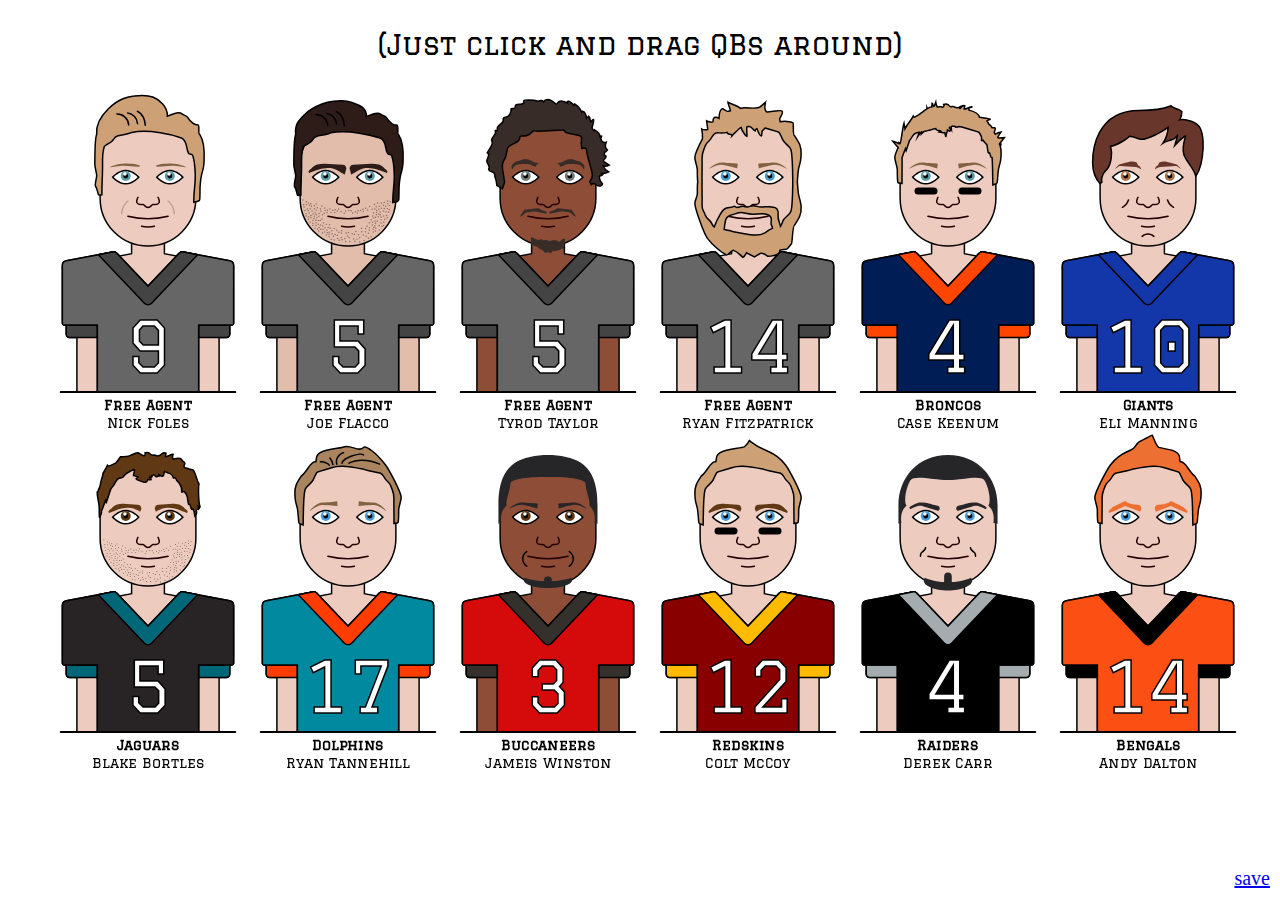
<file: index.html>
<!DOCTYPE html>
<html id="my-node-2">

<head>
  <title>Quarterback Carousel</title>
  <link href="https://fonts.googleapis.com/css?family=Graduate" rel="stylesheet">
  <meta name="viewport" content="width=device-width, initial-scale=1">
    <meta property="og:image" content="images/og.jpg" />

  <script type="text/javascript" src="js/jquery-1.7.2.js"></script>
  <script type="text/javascript" src="js/jquery.ui.core.js"></script>
  <script type="text/javascript" src="js/jquery.ui.widget.js"></script>
  <script type="text/javascript" src="js/jquery.ui.mouse.js"></script>
  <script type="text/javascript" src="js/jquery.ui.sortable.js"></script>
  <script type="text/javascript" src="js/jquery.ui.swappable.js"></script>


  <script type="text/javascript" src="js/csi.min.js"></script>


    <script type="text/javascript" src="js/html2canvas.min.js"></script>





  <link rel="stylesheet" href="css/css.css">
  <style>
  #my-node{height:500px;}
    .relative {
      transform: scale(0.5);
      width: 200px;
      height: 300px;
      margin: 40px 0 0 0;
      float: left;
      cursor: pointer;
    }

    .ui-sortable-helper {
      margin: 0;
      opacity: .5;
    }

    #allteams,
    #sortable {
      position: absolute;
      top: 0;
    }

    #allteams {
      z-index: 1;
    }

    #sortable {
      z-index: 2;
    }


    .note {
      font-family: 'Graduate', sans-serif;
      font-size: 28px;
      text-align: center;
      padding-top: 20px;
    }


    .team-tip,
    .player-tip {
      font-family: 'Graduate', sans-serif;
      padding: 5px;
      z-index: 100;
      text-align: center;
      position: absolute;
      color: rgba(0, 0, 0, 1);
      font-size: 28px;
      width: 350px;
      border-radius: 20px;

    }

    .team-tip {
      font-weight: bold;
      bottom: -300px;
    }

    .player-tip {
      bottom: -335px;

    }

    .mobile {
      display: none;
    }

    @media (max-width: 800px) {
      .app {
        display: none;
      }

      .mobile {
        font-family: 'Graduate', sans-serif;
        display: block;
        padding: 20px;
        font-size: 40px;
        background: red;
        color: white;
      }
    }

    .clear{clear:both;}
    #screenshot {position: absolute;
    bottom: 0;
  left:0;
z-index: 1000;}
    #screenshot canvas {width:200px!important;height:200px!important;}
    #target{position: absolute;
    bottom: 0;
  right:0;
z-index: 1000;
padding:10px;
font-size:20px;}
  </style>


  <script>
    $(document).ready(function() {
      $('.team').attr('class', 'team ');
      $(':nth-child(1) .team', this).addClass("fa");
      $(':nth-child(2) .team', this).addClass("fa");
      $(':nth-child(3) .team', this).addClass("fa");
      $(':nth-child(4) .team', this).addClass("fa");
      $(':nth-child(5) .team', this).addClass("Broncos");
      $(':nth-child(6) .team', this).addClass("Giants");
      $(':nth-child(7) .team', this).addClass("Jaguars");
      $(':nth-child(8) .team', this).addClass("Dolphins");
      $(':nth-child(9) .team', this).addClass("Buccaneers");
      $(':nth-child(10) .team', this).addClass("Redskins");
      $(':nth-child(11) .team', this).addClass("Raiders");
      $(':nth-child(12) .team', this).addClass("Bengals");
    });


    $(function() {

      $("#sortable").swappable({
        items: '.relative',
        cursorAt: {
          top: -10
        }
      });
      $("#sortable").disableSelection();


      $("#sortable").swappable({


        update: function(event, ui) {
          $('.team').attr('class', 'team ');
          $(':nth-child(1) .team', this).addClass("fa");
          $(':nth-child(2) .team', this).addClass("fa");
          $(':nth-child(3) .team', this).addClass("fa");
          $(':nth-child(4) .team', this).addClass("fa");
          $(':nth-child(5) .team', this).addClass("Broncos");
          $(':nth-child(6) .team', this).addClass("Giants");
          $(':nth-child(7) .team', this).addClass("Jaguars");
          $(':nth-child(8) .team', this).addClass("Dolphins");
          $(':nth-child(9) .team', this).addClass("Buccaneers");
          $(':nth-child(10) .team', this).addClass("Redskins");
          $(':nth-child(11) .team', this).addClass("Raiders");
          $(':nth-child(12) .team', this).addClass("Bengals");


        }
      });



    });
  </script>


  <head>

  <body id="my-node">
    <div class="mobile">
      Use your laptop, dumbdumb.
    </div>
    <div class="app">
      <div class="note">
        (Just click and drag QBs around)
      </div>


      <div id="sortable">

        <div class="relative Foles">
          <div class="player-tip">Nick Foles</div>
          <div class="player-body">
            <div data-include="includes/body.svg"></div>
          </div>
          <div class="player-hair ">
            <div class="hair svg"></div>
          </div>
          <div class="team">
            <div data-include="includes/jersey.svg"></div>
          </div>
          <div class="number">
            9
          </div>
        </div>

        <div class="relative Flacco">
          <div class="player-tip">Joe Flacco</div>

          <div class="player-body ">
            <div data-include="includes/body.svg"></div>
          </div>
          <div class="player-hair ">
            <div class="hair svg"></div>
          </div>
          <div class="team">
            <div data-include="includes/jersey.svg"></div>
          </div>
          <div class="number">
            5
          </div>
        </div>

        <div class="relative Taylor">
          <div class="player-tip">Tyrod Taylor</div>
          <div class="player-body">
            <div data-include="includes/body.svg"></div>
          </div>
          <div class="player-hair ">
            <div class="hair svg"></div>
          </div>
          <div class="team">
            <div data-include="includes/jersey.svg"></div>
          </div>
          <div class="number">
            5
          </div>
        </div>


        <div class="relative Fitz">
          <div class="player-tip">Ryan Fitzpatrick</div>
          <div data-include="includes/player.html"></div>
          <div class="player-hair ">
            <div class="hair svg"></div>
          </div>
          <div class="team">
            <div data-include="includes/jersey.svg"></div>
          </div>
          <div class="number">
            14
          </div>
        </div>


        <div class="relative Keenum">
          <div class="player-tip">Case Keenum</div>
          <div data-include="includes/player.html"></div>
          <div class="player-hair ">
            <div class="hair svg"></div>
          </div>
          <div class="team">
            <div data-include="includes/jersey.svg"></div>
          </div>
          <div class="number">
            4
          </div>
        </div>
        <div class="relative Manning">
          <div class="player-tip">Eli Manning</div>
          <div data-include="includes/player.html"></div>
          <div class="player-hair ">
            <div class="hair svg"></div>
          </div>
          <div class="team">
            <div data-include="includes/jersey.svg"></div>
          </div>
          <div class="number">
            10
          </div>
        </div>

        <div class="relative Bortles">
          <div class="player-tip">Blake Bortles</div>
          <div data-include="includes/player.html"></div>
          <div class="player-hair ">
            <div class="hair svg"></div>
          </div>
          <div class="team">
            <div data-include="includes/jersey.svg"></div>
          </div>
          <div class="number">
            5
          </div>
        </div>

        <div class="relative Tannehill">
          <div class="player-tip">Ryan Tannehill</div>
          <div data-include="includes/player.html"></div>
          <div class="player-hair ">
            <div class="hair svg"></div>
          </div>
          <div class="team">
            <div data-include="includes/jersey.svg"></div>
          </div>
          <div class="number">
            17
          </div>
        </div>

        <div class="relative Winston">
          <div class="player-tip">Jameis Winston</div>
          <div data-include="includes/player.html"></div>
          <div class="player-hair ">
            <div class="hair svg"></div>
          </div>
          <div class="team">
            <div data-include="includes/jersey.svg"></div>
          </div>
          <div class="number">
            3
          </div>
        </div>


        <div class="relative McCoy">
          <div class="player-tip">Colt McCoy</div>
          <div data-include="includes/player.html"></div>
          <div class="player-hair ">
            <div class="hair svg"></div>
          </div>
          <div class="team">
            <div data-include="includes/jersey.svg"></div>
          </div>
          <div class="number">
            12
          </div>
        </div>


        <div class="relative Carr">
          <div class="player-tip">Derek Carr</div>
          <div data-include="includes/player.html"></div>
          <div class="player-hair ">
            <div class="hair svg"></div>
          </div>
          <div class="team">
            <div data-include="includes/jersey.svg"></div>
          </div>
          <div class="number">
            4
          </div>
        </div>


        <div class="relative Dalton">
          <div class="player-tip">Andy Dalton</div>
          <div data-include="includes/player.html"></div>
          <div class="player-hair ">
            <div class="hair svg"></div>
          </div>
          <div class="team">
            <div data-include="includes/jersey.svg"></div>
          </div>
          <div class="number">
            14
          </div>
        </div>









      </div>



      <div id="allteams">

        <div class="relative">
          <div class="team-tip">Free Agent</div>
          <div class="fa">
            <div data-include="includes/jersey.svg"></div>
          </div>
        </div>
        <div class="relative">
          <div class="team-tip">Free Agent</div>
          <div class="fa">
            <div data-include="includes/jersey.svg"></div>
          </div>
        </div>
        <div class="relative">
          <div class="team-tip">Free Agent</div>
          <div class="fa">
            <div data-include="includes/jersey.svg"></div>
          </div>
        </div>
        <div class="relative">
          <div class="team-tip">Free Agent</div>
          <div class="fa">
            <div data-include="includes/jersey.svg"></div>
          </div>
        </div>

        <div class="relative">
          <div class="team-tip">Broncos</div>
          <div class="Broncos">
            <div data-include="includes/jersey.svg"></div>
          </div>
        </div>
        <div class="relative">
          <div class="team-tip">Giants</div>
          <div class="Giants">
            <div data-include="includes/jersey.svg"></div>
          </div>
        </div>
        <div class="relative">
          <div class="team-tip">Jaguars</div>
          <div class="Jaguars">
            <div data-include="includes/jersey.svg"></div>
          </div>
        </div>
        <div class="relative">
          <div class="team-tip">Dolphins</div>
          <div class="Dolphins">
            <div data-include="includes/jersey.svg"></div>
          </div>
        </div>
        <div class="relative">
          <div class="team-tip">Buccaneers</div>
          <div class="Buccaneers">
            <div data-include="includes/jersey.svg"></div>
          </div>
        </div>
        <div class="relative">
          <div class="team-tip">Redskins</div>
          <div class="Redskins">
            <div data-include="includes/jersey.svg"></div>
          </div>
        </div>
        <div class="relative">
          <div class="team-tip">Raiders</div>
          <div class="Raiders">
            <div data-include="includes/jersey.svg"></div>
          </div>
        </div>

        <div class="relative">
          <div class="team-tip">Bengals</div>
          <div class="Bengals">
            <div data-include="includes/jersey.svg"></div>
          </div>
        </div>



      </div>

    <div class="clear"></div>

    <a href="#" id="target">save</a>

    <script>
    $( "#target" ).click(function() {

        html2canvas(document.body).then(function(canvas) {

          document.getElementById('screenshot').appendChild(canvas);

        });

      });

    </script>

    <div id="screenshot"></div>
  </body>

</html>
</file>
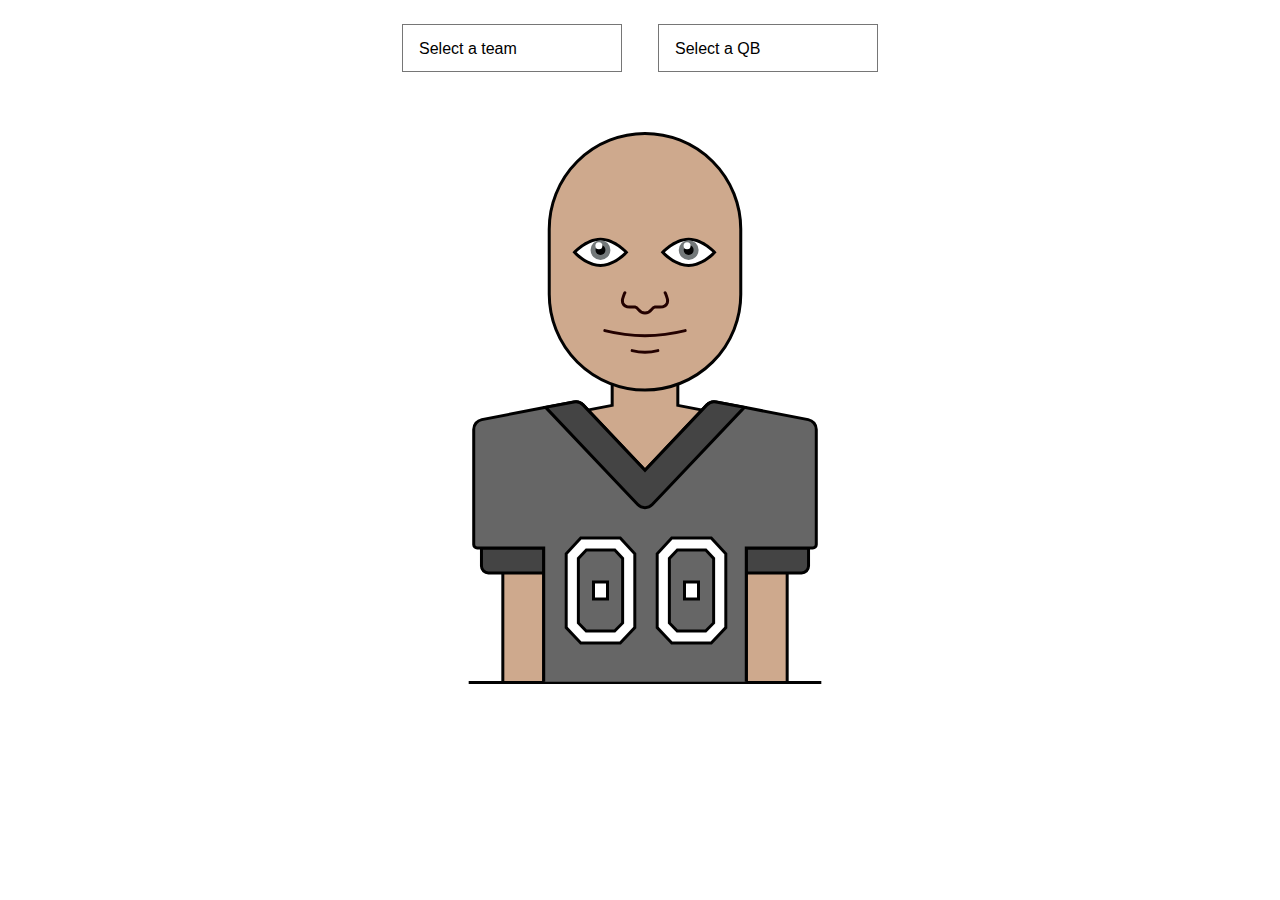
<file: picker.html>
<html>
<head>
  <link href="https://fonts.googleapis.com/css?family=Graduate" rel="stylesheet">
  <script type="text/javascript" src="http://code.jquery.com/jquery-1.9.1.js"></script>


  <link rel="stylesheet" href="css/css.css">


  <head>

  <body>
    <div class="selectors">

      <select name="teamselect" id="teamselect">
        <option value="" disabled selected>Select a team</option>

        <option>Bengals</option>
        <option>Broncos</option>
        <option>Buccaneers</option>
        <option>Dolphins</option>
        <option>Eagles</option>
        <option>Giants</option>
        <option>Jaguars</option>
        <option>Raiders</option>
        <option>Redskins</option>

      </select>

      <select name="playerselect" id="playerselect">
        <option value="" disabled selected>Select a QB</option>
        <option>Foles</option>
        <option>Flacco</option>
        <option>Tannehill</option>
        <option>Taylor</option>

      </select>
    </div>


    <script>
      $("#teamselect")
        .change(function() {
          var str = "";
          $("#teamselect option:selected").each(function() {
            str += $(this).text() + " ";
          });
          //$( ".hello" ).text( str );
          $("#team").removeClass();
          $("#team").addClass(str);
        })
        .trigger("change");


      $("#playerselect")
        .change(function() {
          var str = "";
          $("#playerselect option:selected").each(function() {
            str += $(this).text() + " ";
          });

          $("#player-body").removeClass();
          $("#player-body").addClass(str);
          $("#player-hair").removeClass();
          $("#player-hair").addClass(str);

          if ($(this).val() == 'Foles') {
            $(".number").text("9");

          }
          if ($(this).val() == 'Flacco') {
            $(".number").text("5");
          }
          if ($(this).val() == 'Taylor') {
            $(".number").text("5");
          }
        })
        .trigger("change");
    </script>

    <div class="relative">

      <div id="player-body">
        <svg class="body svg" viewBox="0 0 360 560">
          <path class="skin" d="M311.89,296.3829l-99.0692-19.0224V251.59H147.1791v25.7705L48.11,296.3829a12.6749,12.6749,0,0,0-10.2849,12.4476V554.6243H78.7181V394.0373h7.5146v160.587H273.7672V394.0373h7.5147v160.587h40.8932V308.8305A12.6749,12.6749,0,0,0,311.89,296.3829Z" />
          <path class="skin" d="M275.7571,101.1131a95.7673,95.7673,0,0,0-191.5345.0595l.02,65.0807a95.7672,95.7672,0,1,0,191.5344-.0595Z" />
          <path class="cls-2" d="M200.0826,164.7109c.5034.3767,2.48,6.2683,2.4977,7.5013a7.4042,7.4042,0,0,1-.3411,2.7279c-.8721,2.34-3.9589,4.0329-7.1651,4.1423a50.9119,50.9119,0,0,0-5.129-.0471c-3.91.5355-3.3666,5.98-9.9451,5.98s-6.0349-5.4441-9.9451-5.98a50.9139,50.9139,0,0,0-5.1291.0471c-3.2061-.1094-6.293-1.8021-7.165-4.1423a7.4021,7.4021,0,0,1-.3411-2.7279c.0174-1.233,1.9942-7.1246,2.4976-7.5013" />
          <path class="cls-2" d="M167.1376,222.6413a53.3086,53.3086,0,0,0,25.7248,0" />
          <path class="cls-2" d="M139.8132,202.6523a166.5539,166.5539,0,0,0,80.3735,0" />
          <path class="cls-3" d="M135.4814,137.4178c-12.3125,0-22.8691-9.9121-25.95-13.106,3.086-3.1928,13.6612-13.1084,25.95-13.1084,12.3121,0,22.8687,9.9121,25.95,13.1065C158.3452,127.5023,147.7705,137.4178,135.4814,137.4178Z" />
          <path d="M135.4812,112.7034c10.6016,0,19.9615,7.8525,23.83,11.6071-3.87,3.7563-13.23,11.6074-23.83,11.6074s-19.9615-7.8525-23.83-11.6071c3.87-3.7563,13.23-11.6074,23.83-11.6074m0-3c-15.4611,0-27.9949,14.6072-27.9949,14.6072s12.5338,14.6073,27.9949,14.6073,27.9949-14.6073,27.9949-14.6073-12.5337-14.6072-27.9949-14.6072Z" />
          <circle class="eyes" cx="135.4812" cy="122.0777" r="9.9398" />
          <circle class="cls-5" cx="135.4812" cy="122.0777" r="4.9699" />
          <circle class="cls-6" cx="133.8816" cy="117.7813" r="3.5013" />
          <path class="cls-3" d="M223.6812,137.4178c-12.2881,0-22.8624-9.9136-25.9493-13.1069,3.0869-3.1934,13.6612-13.1075,25.9493-13.1075s22.8623,9.9141,25.9492,13.1075C246.5435,127.5042,235.9692,137.4178,223.6812,137.4178Z" />
          <path d="M223.6812,112.7034c10.6016,0,19.9614,7.8525,23.83,11.6071-3.87,3.7563-13.23,11.6074-23.83,11.6074s-19.9616-7.8526-23.83-11.6071c3.8705-3.7563,13.23-11.6074,23.83-11.6074m0-3c-15.4612,0-27.9949,14.6072-27.9949,14.6072s12.5337,14.6073,27.9949,14.6073,27.9948-14.6073,27.9948-14.6073-12.5337-14.6072-27.9948-14.6072Z" />
          <circle class="eyes" cx="223.6811" cy="122.0777" r="9.9398" />
          <circle class="cls-5" cx="223.6811" cy="122.0777" r="4.9699" />
          <circle class="cls-6" cx="222.0815" cy="117.7813" r="3.5013" />
          <line class="skin" x1="3.6837" y1="554.6243" x2="356.3163" y2="554.6243" />
          <path class="cls-7" d="M311.89,296.3829l-62.456-11.9922c.0216.7128.0541,1.4228.0541,2.1407a69.4883,69.4883,0,0,1-138.9765,0c0-.7179.0326-1.4279.0542-2.1407L48.11,296.3829a12.6749,12.6749,0,0,0-10.2849,12.4476V424.6243H78.7181v-30.587h7.5146v160.587H273.7672V394.0373h7.5147v30.587h40.8932V308.8305A12.6749,12.6749,0,0,0,311.89,296.3829Z" /></svg>
      </div>


      <div id="player-hair">
        <div class="hair svg"></div>
      </div>

      <div id="team">
        <svg class="jersey svg" xmlns="http://www.w3.org/2000/svg" viewBox="0 0 350 290">
          <path class="secondary" d="M11.4672,151.9306h62.251a0,0,0,0,1,0,0v24.95a0,0,0,0,1,0,0h-55.32a6.9305,6.9305,0,0,1-6.9305-6.9305V151.9306a0,0,0,0,1,0,0Z" />
          <path class="secondary" d="M283.2124,151.9306h55.32a0,0,0,0,1,0,0v24.95a0,0,0,0,1,0,0h-62.251a0,0,0,0,1,0,0V158.8611A6.9305,6.9305,0,0,1,283.2124,151.9306Z" transform="translate(614.8146 328.811) rotate(-180)" />
          <path class="primary" d="M276.2819,285.7617V151.9306h66.533a3.4653,3.4653,0,0,0,3.4653-3.4653V33.4215a10,10,0,0,0-8.1144-9.8207l-63.82-12.2541L246.0717,5.9179a9.9977,9.9977,0,0,0-9.144,2.9419L175,74.2058,113.0723,8.86a10,10,0,0,0-9.144-2.9419L75.6544,11.3467l-63.82,12.2541A10,10,0,0,0,3.72,33.4214V148.4653a3.4653,3.4653,0,0,0,3.4652,3.4653H73.7181V285.7617" />
          <path class="secondary" d="M236.9277,8.86,175,74.2058,113.0723,8.86a10,10,0,0,0-9.144-2.9419L75.6544,11.3467l79.4582,83.8441,12.629,13.3261a10,10,0,0,0,14.5168,0l12.6289-13.3261,79.4583-83.8441L246.0717,5.9179A10,10,0,0,0,236.9277,8.86Z" />
        </svg>
      </div>

      <div class="number">
        00
      </div>
    </div>


  </body>

  </html>
</file>
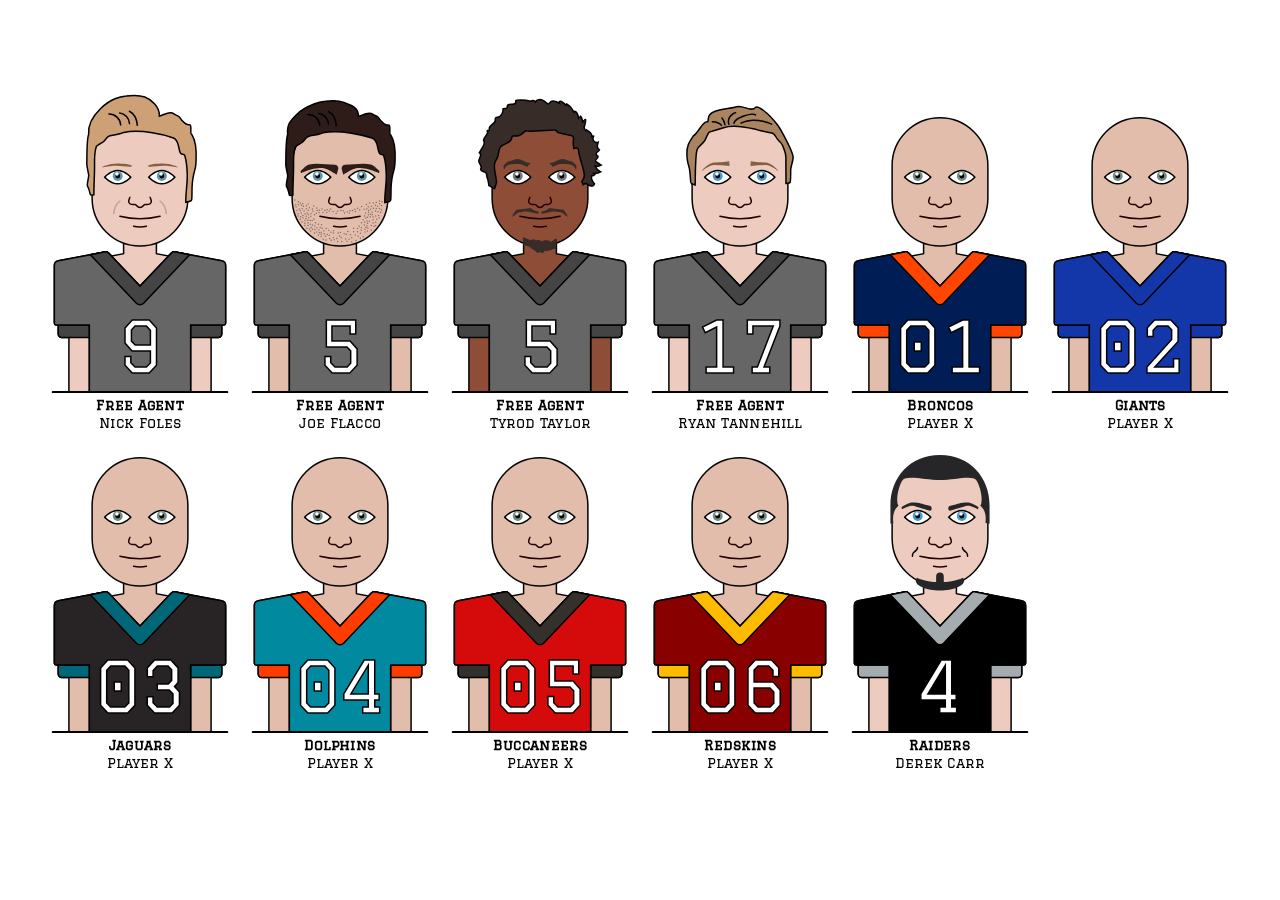
<file: swap.html>
<html>

<head>
  <link href="https://fonts.googleapis.com/css?family=Graduate" rel="stylesheet">

  <script type="text/javascript" src="js/jquery-1.7.2.js"></script>
  <script type="text/javascript" src="js/jquery.ui.core.js"></script>
  <script type="text/javascript" src="js/jquery.ui.widget.js"></script>
  <script type="text/javascript" src="js/jquery.ui.mouse.js"></script>
  <script type="text/javascript" src="js/jquery.ui.sortable.js"></script>
  <script type="text/javascript" src="js/jquery.ui.swappable.js"></script>


  <script type="text/javascript" src="js/csi.min.js"></script>


  <link rel="stylesheet" href="css/css.css">
  <style>
  .team-tip,.player-tip{
      font-family: 'Graduate', sans-serif;
    padding:5px;
    z-index: 100;
    text-align: center;
    position: absolute;
    color:rgba(0,0,0,1);
    font-size:28px;
    width:350px;
    border-radius: 20px;

  }
  .team-tip{
    font-weight: bold;
    bottom:-300px;

  }
  .player-tip{

      bottom:-335px;



  }
    .relative {
      transform: scale(0.5);
      width: 200px;
      height: 300px;
      margin: 40px 0 0 0;
      float: left;
      cursor: pointer;
    }

    .ui-sortable-helper {
      margin: 0;
    }

    #allteams,
    #sortable {
      position: absolute;
      top: 0;
      left: 0;
    }

    #allteams {
      z-index: 1;
    }

    #sortable {
      z-index: 2;
    }

    .ui-sortable-helper {
      opacity: .5;

    }
  </style>


  <script>
    $(document).ready(function() {
      $('.team').attr('class', 'team ');
      $(':nth-child(1) .team', this).addClass("fa");
      $(':nth-child(2) .team', this).addClass("fa");
      $(':nth-child(3) .team', this).addClass("fa");
      $(':nth-child(4) .team', this).addClass("fa");
      $(':nth-child(5) .team', this).addClass("Broncos");
      $(':nth-child(6) .team', this).addClass("Giants");
      $(':nth-child(7) .team', this).addClass("Jaguars");
      $(':nth-child(8) .team', this).addClass("Dolphins");
      $(':nth-child(9) .team', this).addClass("Buccaneers");
      $(':nth-child(10) .team', this).addClass("Redskins");
      $(':nth-child(11) .team', this).addClass("Raiders");
    });


    $(function() {

      $("#sortable").swappable({
        items: '.relative',
        cursorAt: {
          top: -10
        }
      });
      $("#sortable").disableSelection();


      $("#sortable").swappable({


        update: function(event, ui) {
          $('.team').attr('class', 'team ');
          $(':nth-child(1) .team', this).addClass("fa");
          $(':nth-child(2) .team', this).addClass("fa");
          $(':nth-child(3) .team', this).addClass("fa");
          $(':nth-child(4) .team', this).addClass("fa");
          $(':nth-child(5) .team', this).addClass("Broncos");
          $(':nth-child(6) .team', this).addClass("Giants");
          $(':nth-child(7) .team', this).addClass("Jaguars");
          $(':nth-child(8) .team', this).addClass("Dolphins");
          $(':nth-child(9) .team', this).addClass("Buccaneers");
          $(':nth-child(10) .team', this).addClass("Redskins");
          $(':nth-child(11) .team', this).addClass("Raiders");


        }
      });



    });
  </script>


  <head>

  <body>

    <div id="sortable">

      <div class="relative Foles">
        <div class="player-tip">Nick Foles</div>
        <div class="player-body">
          <div data-include="includes/body.svg"></div>
        </div>
        <div class="player-hair ">
          <div class="hair svg"></div>
        </div>
        <div class="team">
          <div data-include="includes/jersey.svg"></div>
        </div>
        <div class="number">
          9
        </div>
      </div>

      <div class="relative Flacco">
        <div class="player-tip">Joe Flacco</div>

        <div class="player-body ">
          <div data-include="includes/body.svg"></div>
        </div>
        <div class="player-hair ">
          <div class="hair svg"></div>
        </div>
        <div class="team">
          <div data-include="includes/jersey.svg"></div>
        </div>
        <div class="number">
          5
        </div>
      </div>

      <div class="relative Taylor">
        <div class="player-tip">Tyrod Taylor</div>
        <div class="player-body">
          <div data-include="includes/body.svg"></div>
        </div>
        <div class="player-hair ">
          <div class="hair svg"></div>
        </div>
        <div class="team">
          <div data-include="includes/jersey.svg"></div>
        </div>
        <div class="number">
          5
        </div>
      </div>

      <div class="relative Tannehill">
        <div class="player-tip">Ryan Tannehill</div>
        <div data-include="includes/player.html"></div>
        <div class="player-hair ">
          <div class="hair svg"></div>
        </div>
        <div class="team">
          <div data-include="includes/jersey.svg"></div>
        </div>
        <div class="number">
          17
        </div>
      </div>


      <div class="relative X">
        <div class="player-tip">Player X</div>
        <div data-include="includes/player.html"></div>
        <div class="player-hair ">
          <div class="hair svg"></div>
        </div>
        <div class="team">
          <div data-include="includes/jersey.svg"></div>
        </div>
        <div class="number">
          01
        </div>
      </div>
      <div class="relative X">
        <div class="player-tip">Player X</div>
        <div data-include="includes/player.html"></div>
        <div class="player-hair ">
          <div class="hair svg"></div>
        </div>
        <div class="team">
          <div data-include="includes/jersey.svg"></div>
        </div>
        <div class="number">
          02
        </div>
      </div>

      <div class="relative X">
        <div class="player-tip">Player X</div>
        <div data-include="includes/player.html"></div>
        <div class="player-hair ">
          <div class="hair svg"></div>
        </div>
        <div class="team">
          <div data-include="includes/jersey.svg"></div>
        </div>
        <div class="number">
          03
        </div>
      </div>

      <div class="relative X">
        <div class="player-tip">Player X</div>
        <div data-include="includes/player.html"></div>
        <div class="player-hair ">
          <div class="hair svg"></div>
        </div>
        <div class="team">
          <div data-include="includes/jersey.svg"></div>
        </div>
        <div class="number">
          04
        </div>
      </div>

      <div class="relative X">
        <div class="player-tip">Player X</div>
        <div data-include="includes/player.html"></div>
        <div class="player-hair ">
          <div class="hair svg"></div>
        </div>
        <div class="team">
          <div data-include="includes/jersey.svg"></div>
        </div>
        <div class="number">
          05
        </div>
      </div>


      <div class="relative X">
        <div class="player-tip">Player X</div>
        <div data-include="includes/player.html"></div>
        <div class="player-hair ">
          <div class="hair svg"></div>
        </div>
        <div class="team">
          <div data-include="includes/jersey.svg"></div>
        </div>
        <div class="number">
          06
        </div>
      </div>


      <div class="relative Carr">
        <div class="player-tip">Derek Carr</div>
        <div data-include="includes/player.html"></div>
        <div class="player-hair ">
          <div class="hair svg"></div>
        </div>
        <div class="team">
          <div data-include="includes/jersey.svg"></div>
        </div>
        <div class="number">
          4
        </div>
      </div>









    </div>



    <div id="allteams">

      <div class="relative">
        <div class="team-tip">Free Agent</div>
        <div class="fa">
          <div data-include="includes/jersey.svg"></div>
        </div>
      </div>
      <div class="relative">
        <div class="team-tip">Free Agent</div>
        <div class="fa">
          <div data-include="includes/jersey.svg"></div>
        </div>
      </div>
      <div class="relative">
        <div class="team-tip">Free Agent</div>
        <div class="fa">
          <div data-include="includes/jersey.svg"></div>
        </div>
      </div>
      <div class="relative">
        <div class="team-tip">Free Agent</div>
        <div class="fa">
          <div data-include="includes/jersey.svg"></div>
        </div>
      </div>



      <div class="relative">
        <div class="team-tip">Broncos</div>
        <div class="broncos">
          <div data-include="includes/jersey.svg"></div>
        </div>
      </div>
      <div class="relative">
        <div class="team-tip">Giants</div>
        <div class="giants">
          <div data-include="includes/jersey.svg"></div>
        </div>
      </div>
      <div class="relative">
        <div class="team-tip">Jaguars</div>
        <div class="jaguars">
          <div data-include="includes/jersey.svg"></div>
        </div>
      </div>
      <div class="relative">
        <div class="team-tip">Dolphins</div>
        <div class="dolphins">
          <div data-include="includes/jersey.svg"></div>
        </div>
      </div>
      <div class="relative">
        <div class="team-tip">Buccaneers</div>
        <div class="Buccaneers">
          <div data-include="includes/jersey.svg"></div>
        </div>
      </div>
      <div class="relative">
        <div class="team-tip">Redskins</div>
        <div class="Redskins">
          <div data-include="includes/jersey.svg"></div>
        </div>
      </div>
      <div class="relative">
        <div class="team-tip">Raiders</div>
        <div class="Raiders">
          <div data-include="includes/jersey.svg"></div>
        </div>
      </div>




  </body>

</html>
</file>
<file: css/css.css>
.body {
  width: 360px;
}

.relative {
  position: relative;
  width: 350px;
  height: 560px;
  margin: 40px auto 0 auto;
}

.jersey {
  width: 350px;
  height: 290px;
  position: absolute;
  top: 268px;
  left: 5px;
  z-index: 2;
  transition: fill 1s;
}

.hair {
  width: 260px;
  height: 337px;
  position: absolute;
  top: -49px;
  left: 50px;
  z-index: 3;
  background-size: 260px 337px;
}

.number {
  font-family: 'Graduate', sans-serif;
  position: absolute;
  top: 382px;
  left: 81px;
  z-index: 4;
  font-size: 140px;
  -webkit-text-fill-color: white;
  -webkit-text-stroke-width: 3px;
  -webkit-text-stroke-color: black;
  width: 200px;
  text-align: center;
}

.secondary,
.primary {
  stroke: #000;
  stroke-miterlimit: 10;
  stroke-width: 3px;
}

.skin {
  fill: #cea98d;
}

.eyes {
  fill: #737879;
}

.skin,
.cls-7 {
  stroke: #020202;
  stroke-miterlimit: 10;
}

.skin,
.cls-2,
.cls-7 {
  stroke-width: 3px;
}

.cls-2 {
  fill: none;
  stroke: #230100;
  stroke-linecap: round;
  stroke-linejoin: round;
}

.cls-3,
.cls-7 {
  fill: #fff;
}

.cls-5 {
  fill: #020202;
}

.cls-6 {
  fill: #fff;
}

select {
  font-size: 1rem;
  width: 220px;
  height: 48px;
  margin: 1rem;
  padding: .5rem 1rem;
  background: transparent;
  background-image: none;
  -webkit-appearance: none;
}

.selectors {
  text-align: center;
}

/* players  */
.Foles .hair {
  background-image: url("../players/hair_foles.svg");
}

.Taylor .hair {
  background-image: url("../players/hair_taylor.svg");
}

.Flacco .hair {
  background-image: url("../players/hair_flacco.svg");
}

.Tannehill .hair {
  background-image: url("../players/hair_tannehill.svg");
}

.Carr .hair {
  background-image: url("../players/hair_carr.svg");
}
.Manning .hair {
  background-image: url("../players/hair_manning.svg");
}
.Keenum .hair {
  background-image: url("../players/hair_keenum.svg");
}

.Bortles .hair {
  background-image: url("../players/hair_bortles.svg");
}


.McCoy .hair {
  background-image: url("../players/hair_mccoy.svg");
}

.Winston .hair {
  background-image: url("../players/hair_winston.svg");
}

.Fitz .hair {
  background-image: url("../players/hair_fitz.svg");
}

.Dalton .hair {
  background-image: url("../players/hair_dalton.svg");
}





.Foles .eyes {
  fill: #5d9aa8;
}

.Foles .skin {
  fill: #edcbbe;
}

.Tannehill .eyes {
  fill: #499bce;
}

.Tannehill .skin {
  fill: #edcbbe;
}

.Flacco .eyes {
  fill: #5d9aa8;
}

.Flacco .skin {
  fill: #e2bdac;
}

.Taylor .eyes {
  fill: #737879;
}

.Taylor .skin {
  fill: #8e4d36;
}

.Carr .eyes {
  fill: #499bce;
}

.Carr .skin {
  fill: #edcbbe;
}

.Manning .eyes {
  fill: #b17147;
}

.Manning .skin {
  fill: #edcbbe;
}

.Keenum .eyes {
  fill: #5d9aa8;
}

.Keenum .skin {
  fill: #edcbbe;
}

.Bortles .eyes {
  fill: #603813;
}

.Bortles .skin {
  fill: #edcbbe;
}

.McCoy .eyes {
  fill: #499bce;
}

.McCoy .skin {
  fill: #edcbbe;
}

.Winston .eyes {
  fill: #603813;
}

.Winston .skin {
  fill: #8e4d36;
}

.Fitz .eyes {
  fill: #499bce;
}

.Fitz .skin {
  fill: #edcbbe;
}

.Dalton .eyes {
  fill: #499bce;
}

.Dalton .skin {
  fill: #edcbbe;
}


/* default team */
.secondary {
  fill: #444444;
}

.primary {
  fill: #666666;
}


.fa .secondary {
  fill: #444444;
}

.fa .primary {
  fill: #666666;
}

/* team */
.Eagles .secondary {
  fill: #A5ACAF;
}

.Eagles .primary {
  fill: #004C54;
}

.Redskins .secondary {
  fill: #ffbb00;
}

.Redskins .primary {
  fill: #880000;
}

.Jaguars .secondary {
  fill: #006778;
}

.Jaguars .primary {
  fill: #282324;
}

.Giants .secondary {
  fill: #1337a8;
}

.Giants .primary {
  fill: #1337a8;
}

.Broncos .secondary {
  fill: #ff4500;
}

.Broncos .primary {
  fill: #001e55;
}

.Dolphins .secondary {
  fill: #ff3c00;
}

.Dolphins .primary {
  fill: #00899f;
}

.Bengals .secondary {
  fill: #000000;
}

.Bengals .primary {
  fill: #FB4F14;
}

.Buccaneers .secondary {
  fill: #34302B;
}

.Buccaneers .primary {
  fill: #D50A0A;
}

.Raiders .secondary {
  fill: #A5ACAF;
}

.Raiders .primary {
  fill: #000000;
}
</file>
